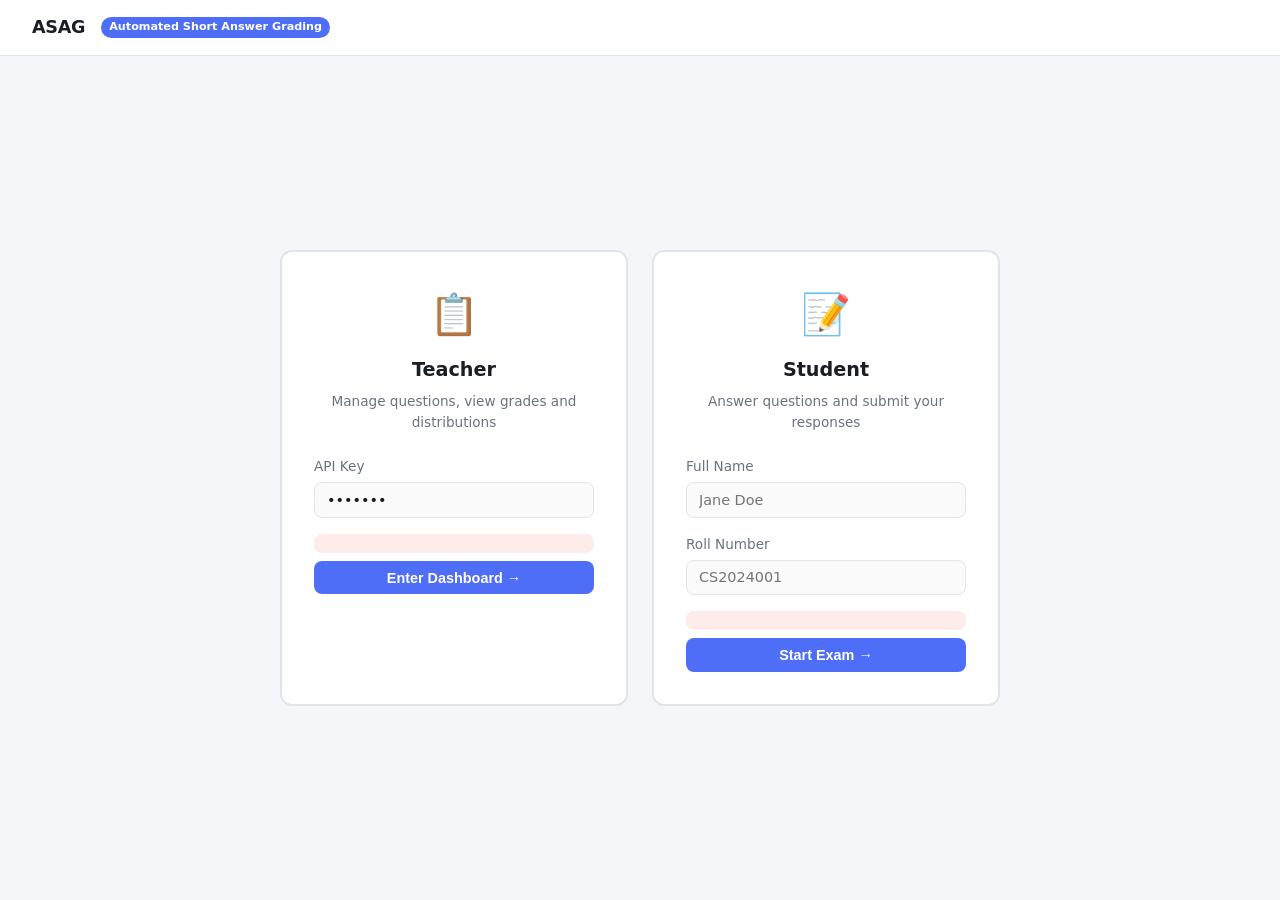
<file: frontend/login.html>
<!DOCTYPE html>
<html lang="en">
<head>
  <meta charset="UTF-8">
  <meta name="viewport" content="width=device-width, initial-scale=1.0">
  <title>ASAG — Login</title>
  <link rel="stylesheet" href="style.css">
  <style>
    body { display: flex; flex-direction: column; min-height: 100vh; }
    .login-wrap { flex: 1; display: flex; align-items: center; justify-content: center; padding: 2rem; }
    .login-grid { display: grid; grid-template-columns: 1fr 1fr; gap: 1.5rem; max-width: 720px; width: 100%; }
    .role-card { border: 2px solid var(--border); border-radius: 12px; padding: 2rem; background: var(--surface); text-align: center; }
    .role-card h2 { font-size: 1.2rem; margin-bottom: .4rem; }
    .role-card .subtitle { color: var(--muted); font-size: .85rem; margin-bottom: 1.5rem; }
    .role-icon { font-size: 2.5rem; margin-bottom: .75rem; }
    .role-card .field { text-align: left; }
    .role-card button { width: 100%; justify-content: center; margin-top: .5rem; }
    @media (max-width: 560px) { .login-grid { grid-template-columns: 1fr; } }
  </style>
</head>
<body>
<header>
  <h1>ASAG</h1>
  <span class="pill">Automated Short Answer Grading</span>
</header>

<div class="login-wrap">
  <div class="login-grid">

    <!-- Teacher -->
    <div class="role-card">
      <div class="role-icon">&#128203;</div>
      <h2>Teacher</h2>
      <p class="subtitle">Manage questions, view grades and distributions</p>
      <div class="field">
        <label for="api-key">API Key</label>
        <input type="password" id="api-key" placeholder="dev-key" value="dev-key">
      </div>
      <div id="teacher-err" class="status-bar error" style="margin-top:.5rem"></div>
      <button class="btn-primary" onclick="teacherLogin()">Enter Dashboard &rarr;</button>
    </div>

    <!-- Student -->
    <div class="role-card">
      <div class="role-icon">&#128221;</div>
      <h2>Student</h2>
      <p class="subtitle">Answer questions and submit your responses</p>
      <div class="field">
        <label for="s-name">Full Name</label>
        <input type="text" id="s-name" placeholder="Jane Doe">
      </div>
      <div class="field" style="margin-top:.75rem">
        <label for="s-roll">Roll Number</label>
        <input type="text" id="s-roll" placeholder="CS2024001">
      </div>
      <div id="student-err" class="status-bar error" style="margin-top:.5rem"></div>
      <button class="btn-primary" onclick="studentLogin()">Start Exam &rarr;</button>
    </div>

  </div>
</div>

<script>
async function teacherLogin() {
  const key = document.getElementById('api-key').value.trim();
  if (!key) { showErr('teacher-err', 'Enter your API key.'); return; }
  const res = await fetch('/questions', { headers: { 'X-API-Key': key } }).catch(() => null);
  if (!res || res.status === 403) { showErr('teacher-err', 'Invalid API key.'); return; }
  localStorage.setItem('asag_key', key);
  location.href = 'teacher/questions.html';
}

function studentLogin() {
  const name = document.getElementById('s-name').value.trim();
  const roll = document.getElementById('s-roll').value.trim();
  if (!name) { showErr('student-err', 'Enter your name.'); return; }
  if (!roll) { showErr('student-err', 'Enter your roll number.'); return; }
  localStorage.setItem('asag_student_name', name);
  localStorage.setItem('asag_student_roll', roll);
  location.href = 'student/exam.html';
}

function showErr(id, msg) {
  const el = document.getElementById(id);
  el.textContent = msg;
  el.style.display = 'block';
}

// Pre-fill stored key
const k = localStorage.getItem('asag_key');
if (k) document.getElementById('api-key').value = k;
</script>
</body>
</html>
</file>
<file: frontend/style.css>
*, *::before, *::after { box-sizing: border-box; margin: 0; padding: 0; }

:root {
  --bg: #f5f6fa;
  --surface: #ffffff;
  --border: #e1e4e8;
  --accent: #4f6ef7;
  --accent-dark: #3a55d4;
  --danger: #e53935;
  --text: #1a1d23;
  --muted: #6b7280;
  --radius: 8px;
  --shadow: 0 1px 4px rgba(0,0,0,.08);
}

body {
  font-family: system-ui, -apple-system, sans-serif;
  background: var(--bg);
  color: var(--text);
  font-size: 15px;
  line-height: 1.5;
}

header {
  background: var(--surface);
  border-bottom: 1px solid var(--border);
  padding: 0 2rem;
  display: flex;
  align-items: center;
  gap: 1rem;
  height: 56px;
}

header h1 { font-size: 1.1rem; font-weight: 700; letter-spacing: -.3px; }
header .pill {
  font-size: .7rem; font-weight: 600; background: var(--accent);
  color: #fff; border-radius: 99px; padding: 2px 8px;
}

.container { max-width: 1000px; margin: 2rem auto; padding: 0 1.5rem; }

.card {
  background: var(--surface);
  border: 1px solid var(--border);
  border-radius: var(--radius);
  box-shadow: var(--shadow);
  padding: 1.5rem;
  margin-bottom: 1.5rem;
}

.card h2 { font-size: 1rem; font-weight: 600; margin-bottom: 1rem; color: var(--text); }

label { display: block; font-size: .85rem; font-weight: 500; margin-bottom: .35rem; color: var(--muted); }

input[type=text], input[type=password], textarea, select {
  width: 100%;
  padding: .55rem .75rem;
  border: 1px solid var(--border);
  border-radius: var(--radius);
  font-size: .9rem;
  font-family: inherit;
  background: #fafafa;
  color: var(--text);
  outline: none;
  transition: border-color .15s;
}
input:focus, textarea:focus, select:focus { border-color: var(--accent); background: #fff; }
textarea { resize: vertical; min-height: 120px; }

.field { margin-bottom: 1rem; }

.row { display: flex; gap: 1rem; }
.row .field { flex: 1; }

button {
  display: inline-flex; align-items: center; gap: .4rem;
  padding: .55rem 1.2rem;
  border: none; border-radius: var(--radius);
  font-size: .9rem; font-weight: 600; cursor: pointer;
  transition: background .15s, opacity .15s;
}
.btn-primary { background: var(--accent); color: #fff; }
.btn-primary:hover { background: var(--accent-dark); }
.btn-primary:disabled { opacity: .5; cursor: not-allowed; }
.btn-ghost { background: transparent; color: var(--accent); border: 1px solid var(--border); }
.btn-ghost:hover { background: var(--bg); }

.status-bar {
  padding: .6rem 1rem;
  border-radius: var(--radius);
  font-size: .85rem;
  font-weight: 500;
  margin-top: 1rem;
  display: none;
}
.status-bar.info  { background: #e8f0fe; color: #1a56db; display: block; }
.status-bar.ok    { background: #e6f4ea; color: #1e7e34; display: block; }
.status-bar.error { background: #fdecea; color: var(--danger); display: block; }

/* table */
table { width: 100%; border-collapse: collapse; font-size: .88rem; }
th { text-align: left; padding: .6rem .75rem; border-bottom: 2px solid var(--border); font-weight: 600; color: var(--muted); font-size: .78rem; text-transform: uppercase; letter-spacing: .04em; }
td { padding: .65rem .75rem; border-bottom: 1px solid var(--border); vertical-align: top; }
tr:last-child td { border-bottom: none; }
tr:hover td { background: #f9fafb; }

.grade-badge {
  display: inline-block; padding: 2px 8px;
  border-radius: 99px; font-weight: 700; font-size: .8rem;
}
.grade-high   { background: #e6f4ea; color: #1e7e34; }
.grade-mid    { background: #fff8e1; color: #b45309; }
.grade-low    { background: #fdecea; color: var(--danger); }

.chart-wrap { position: relative; height: 280px; }

.stats-row { display: flex; gap: 1.5rem; margin-bottom: 1.5rem; }
.stat { flex: 1; background: var(--bg); border-radius: var(--radius); padding: .9rem 1rem; text-align: center; }
.stat .val { font-size: 1.6rem; font-weight: 700; color: var(--accent); }
.stat .lbl { font-size: .75rem; color: var(--muted); margin-top: .15rem; }

.answer-cell { max-width: 340px; }
.answer-cell p { overflow: hidden; display: -webkit-box; -webkit-line-clamp: 2; -webkit-box-orient: vertical; }

a { color: var(--accent); text-decoration: none; }
a:hover { text-decoration: underline; }

.back-link { font-size: .85rem; color: var(--muted); margin-bottom: 1rem; display: inline-block; }
</file>
